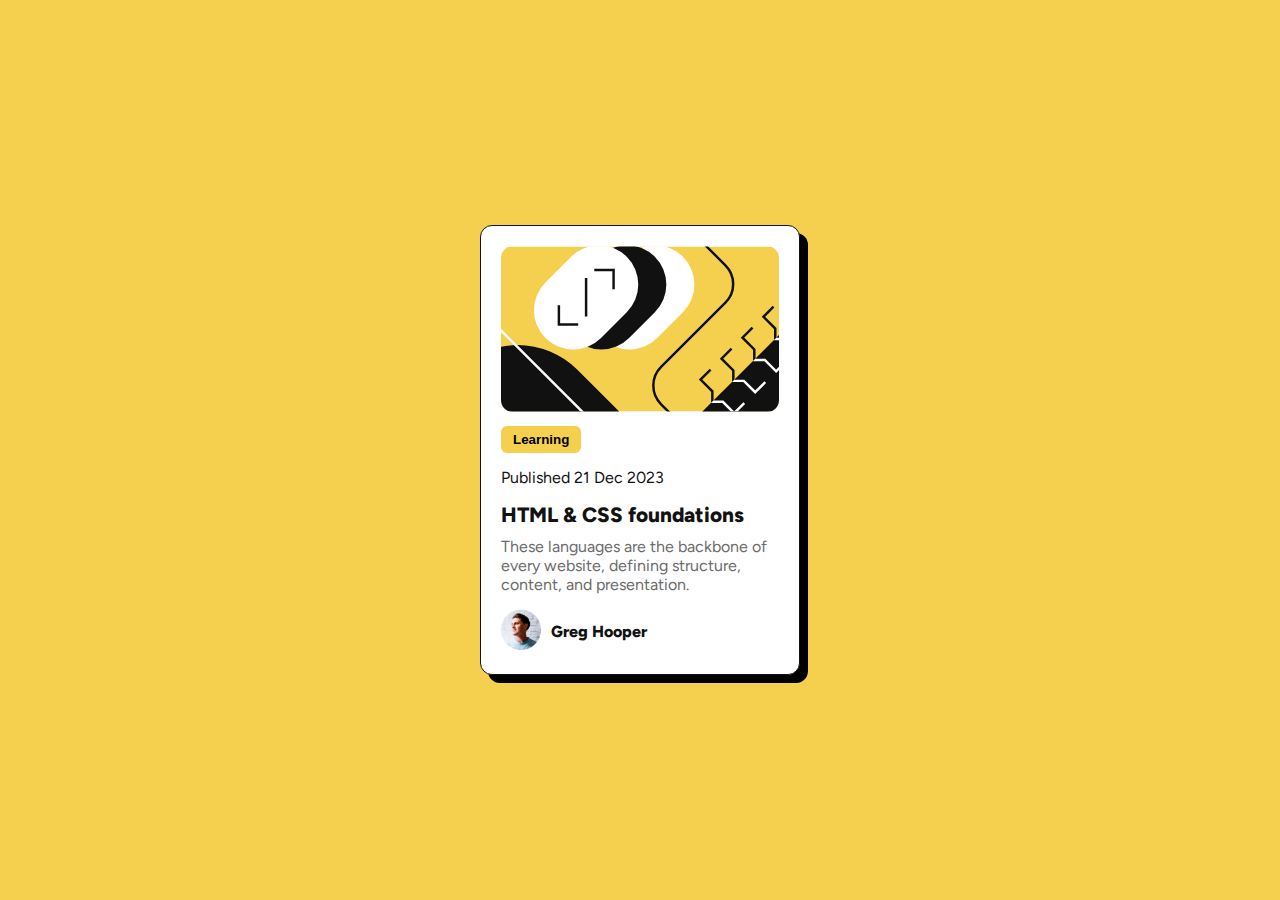
<file: blog-preview-card/index.html>
<!DOCTYPE html>
<html lang="en">
  <head>
    <meta charset="UTF-8" />
    <meta name="viewport" content="width=device-width, initial-scale=1.0" />
    <!-- displays site properly based on user's device -->

    <link
      rel="icon"
      type="image/png"
      sizes="32x32"
      href="./assets/images/favicon-32x32.png"
    />
    <link rel="stylesheet" href="./main.css" />
    <title>Frontend Mentor | Blog preview card</title>
  </head>
  <body>
    <main class="card">
      <header class="card__header">
        <img
          src="./assets/images/illustration-article.svg"
          alt="Illustration representing web development concepts"
        />
      </header>
      <section class="card__body" role="article">
        <button aria-label="Category: Learning" class="body__button">
          Learning
        </button>
        <time class="card__text">Published 21 Dec 2023</time>
        <div class="body__content">
          <h1 class="body__title">HTML & CSS foundations</h1>
          <p class="body__text">
            These languages are the backbone of every website, defining
            structure, content, and presentation.
          </p>
        </div>
        <div class="body__user">
          <div class="user__avatar">
            <img
              src="./assets/images/image-avatar.webp"
              alt="Picture of Greg Hooper"
            />
          </div>
          <p class="user__name">Greg Hooper</p>
        </div>
      </section>
    </main>
  </body>
</html>
</file>
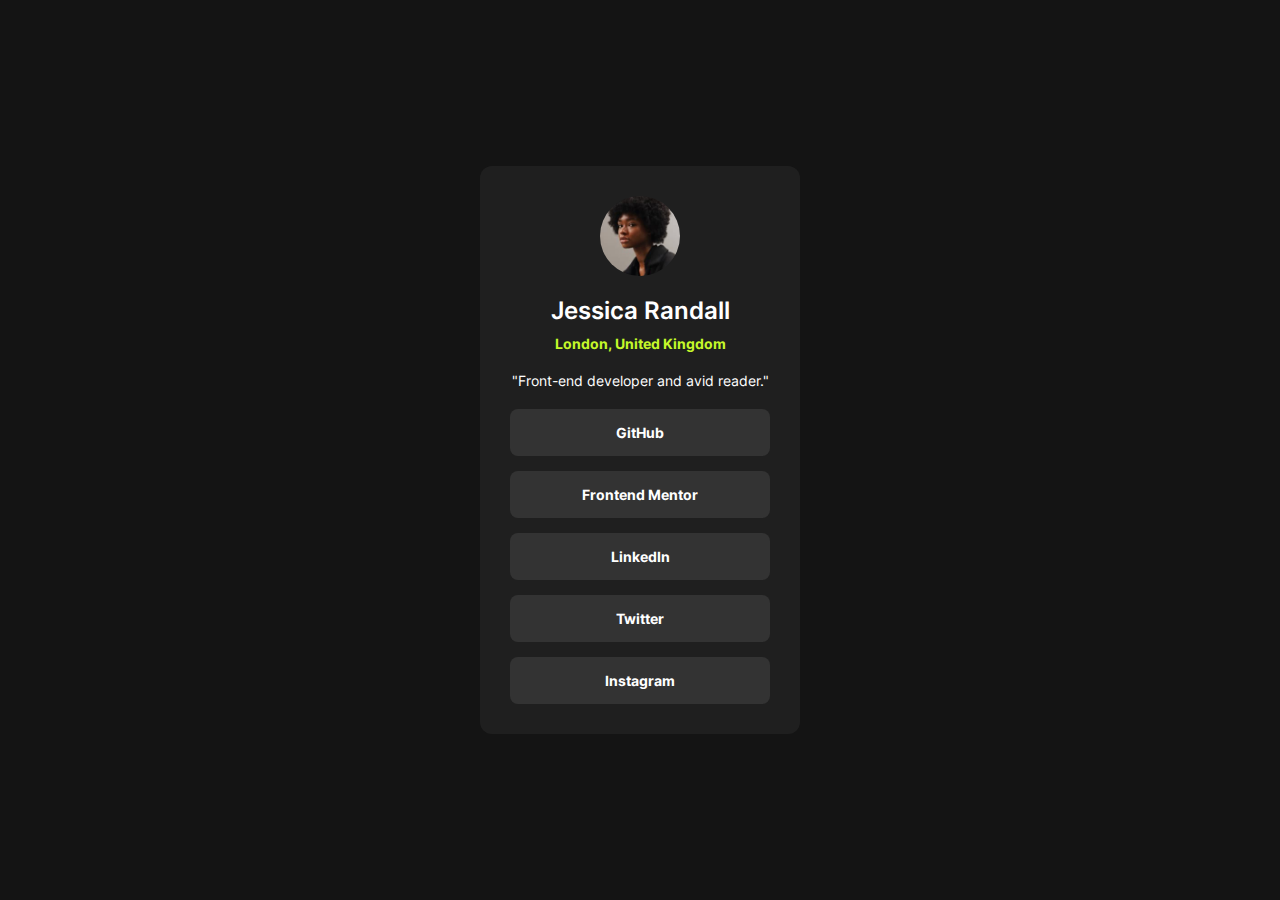
<file: social-links-profile-main/social-links-profile-main/index.html>
<!DOCTYPE html>
<html lang="en">
  <head>
    <meta charset="UTF-8" />
    <meta name="viewport" content="width=device-width, initial-scale=1.0" />
    <!-- displays site properly based on user's device -->
    <link
      rel="icon"
      type="image/png"
      sizes="32x32"
      href="./assets/images/favicon-32x32.png"
    />
    <link rel="stylesheet" href="./main.css" />
    <title>Frontend Mentor | Social links profile</title>

    <!-- Feel free to remove these styles or customise in your own stylesheet 👍 -->
  </head>
  <body>
    <main class="card flex">
      <header class="card__header flex">
        <img
          src="./assets/images/avatar-jessica.jpeg"
          alt="Profile picture of Jessica Randall, a front-end developer from London"
        />
        <h2 class="card__name">Jessica Randall</h2>
        <h3 class="card__origin">London, United Kingdom</h3>
      </header>
      <section class="card__body flex">
        <p class="body__text">"Front-end developer and avid reader."</p>
        <nav class="body__navbar flex" aria-label="Social Media Links">
          <ul class="body__list flex">
            <li class="list-item"><a href="#">GitHub</a></li>
            <li class="list-item"><a href="#">Frontend Mentor</a></li>
            <li class="list-item"><a href="#">LinkedIn</a></li>
            <li class="list-item"><a href="#">Twitter</a></li>
            <li class="list-item"><a href="#">Instagram</a></li>
          </ul>
        </nav>
      </section>
    </main>
  </body>
</html>
</file>
<file: blog-preview-card/main.css>
* {
  box-sizing: border-box;
  padding: 0;
  margin: 0;
}
@font-face {
  font-family: 'Figtree';
  src: url('./assets/fonts/Figtree-VariableFont_wght.ttf'), format('truetype');
  font-weight: 500, 800;
}
:root {
  --yellow: hsl(47, 88%, 63%);
  --white: hsl(0, 0%, 100%);
  --gray-500: hsl(0, 0%, 42%);
  --gray-950: hsl(0, 0%, 7%);
}
body {
  width: 100dvw;
  min-height: 100dvh;
  height: auto;
  display: grid;
  place-items: center;
  padding: 20px;
  font-size: 16px;
  background-color: var(--yellow);
}

.card {
  width: 100%;
  height: auto;
  max-width: 320px;
  padding: 20px;
  display: flex;
  flex-direction: column;
  justify-content: center;
  align-items: center;
  gap: 10px;
  background-color: var(--white);
  border: 1px solid var(--gray-950);
  border-radius: 12px;
  font-family: 'Figtree', Arial, sans-serif;
  box-shadow: 8px 8px 0px #000;
  color: var(--gray-950);
}
.card__header img {
  width: 100%;
  height: auto;
  border-radius: 12px;
  object-fit: cover;
}

.card__body {
  display: flex;
  flex-direction: column;
  justify-content: center;
  gap: 15px;
}
.body__text {
  color: var(--gray-500);
}
.body__title {
  font-size: 1.3rem;
  margin-bottom: 10px;
  font-weight: 800;
  cursor: pointer;
  transition: all 0.3s ease-in;
}
.body__title:hover {
  color: var(--yellow);
}
.body__button {
  background-color: var(--yellow);
  border: none;
  padding: 6px 12px;
  border-radius: 6px;
  font-weight: 800;
  width: fit-content;
}
.body__user {
  display: flex;
  justify-content: start;
  align-items: center;
  gap: 10px;
}
.user__avatar img {
  width: 40px;
}
.user__name {
  font-weight: 800;
  font-family: inherit;
  color: var(--gray-950);
}
</file>
<file: social-links-profile-main/social-links-profile-main/main.css>
* {
  padding: 0;
  margin: 0;
  box-sizing: border-box;
}
@font-face {
  font-family: 'Inter';
  src: local('Inter-SemiBold'), local('Inter-Bold'), local('Inter-Regular'),
    url('./assets/fonts/Inter-VariableFont_slnt,wght.ttf'), format('TrueType');
  font-weight: 400, 600, 700;
  font-style: normal;
}
:root {
  --grey-900: hsl(0, 0%, 8%);
  --grey-800: hsl(0, 0%, 12%);
  --grey-700: hsl(0, 0%, 20%);
  --green: hsl(75, 94%, 57%);
  --white: hsl(0, 0%, 100%);
}

body {
  min-width: 100dvw;
  height: auto;
  min-height: 100dvh;
  background-color: var(--grey-900);
  display: grid;
  place-items: center;
  font-size: 14px;
}
.flex {
  width: 100%;
  display: flex;
  flex-direction: column;
  justify-content: center;
  align-items: center;
  gap: 20px;
}

.card {
  max-width: 320px;
  width: 100%;
  height: auto;
  background-color: var(--grey-800);
  padding: 30px;
  border-radius: 12px;
  color: var(--white);
  font-family: 'Inter', Arial, sans-serif;
  font-weight: 400;
  text-align: center;
}
.card__header {
  gap: 10px;
}
.card__header img {
  width: 80px;
  height: auto;
  border-radius: 50%;
  margin-bottom: 10px;
}
.card__name {
  font-weight: 600;
  font-size: 1.5rem;
}
.card__origin {
  color: var(--green);
  font-size: 0.9rem;
}
.body__list {
  list-style: none;
  gap: 15px;
}
.list-item {
  width: 100%;
  padding: 15px 0;
  background-color: var(--grey-700);
  border-radius: 8px;
  transition: all 0.3s ease-in-out;
  cursor: pointer;
}
.list-item:hover {
  color: var(--grey-900);
  background-color: var(--green);
}
.list-item a {
  text-decoration: none;
  color: inherit;
  font-weight: 700;
}

@media (max-width: 600px) {
  .card {
    padding: 15px;
  }
  .card__header img {
    width: 60px;
  }
}
</file>
